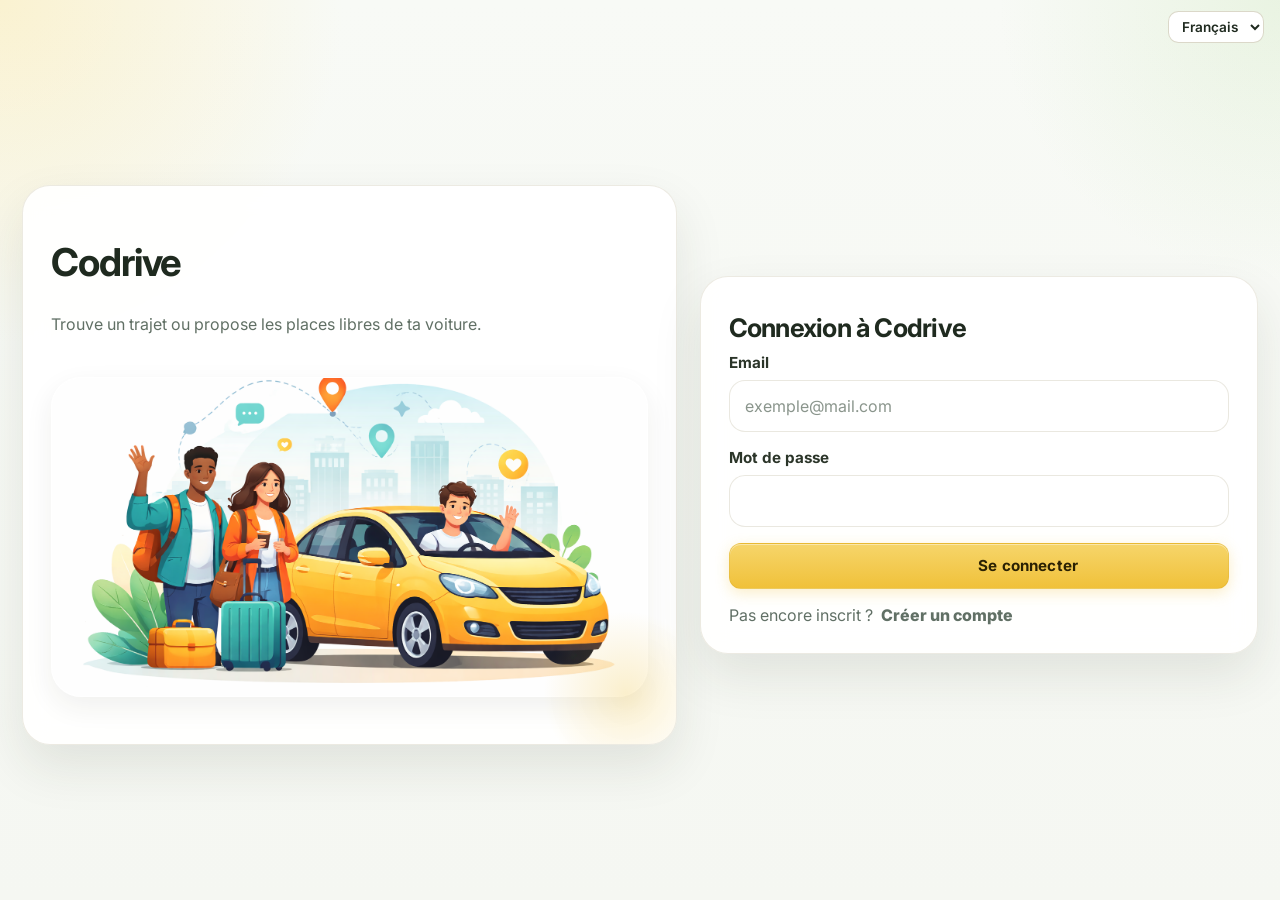
<file: index.html>
<!DOCTYPE html>
<html lang="fr">
<head>
  <meta charset="UTF-8" />
  <meta name="viewport" content="width=device-width, initial-scale=1.0" />
  <title>Codrive</title>
</head>
<body>
  <p><span data-en="Redirecting to sign in…">Redirection vers la page de connexion…</span> <a href="login.html" data-en="Continue">Continuer</a></p>
  <script src="js/language.js"></script>
  <script>window.location.replace(localizedUrl("login.html"));</script>
</body>
</html>
</file>
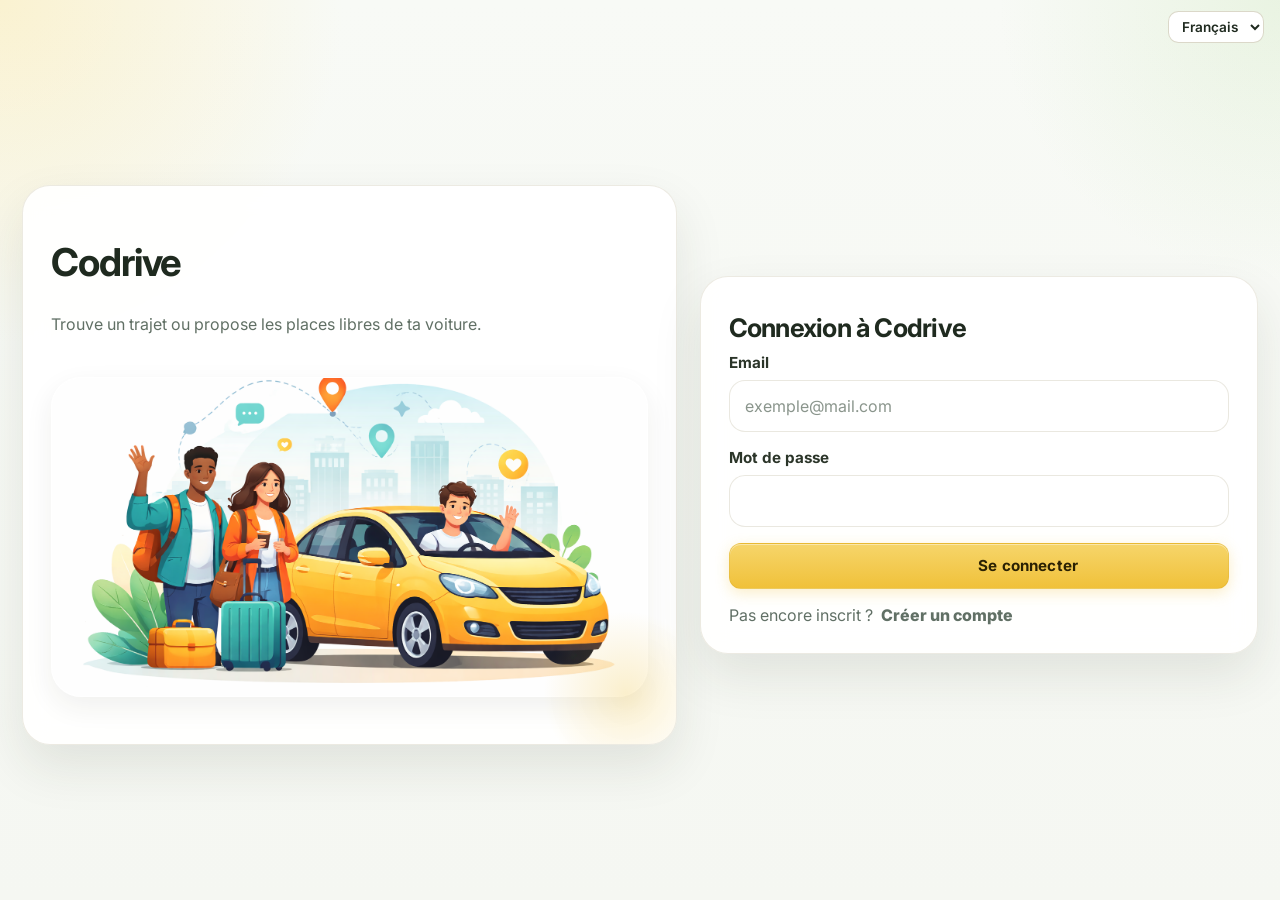
<file: admin-dashboard.html>
<!DOCTYPE html>
<html lang="fr">
<head>
  <meta charset="UTF-8"/>
  <meta name="viewport" content="width=device-width, initial-scale=1.0"/>
  <title data-en="Admin dashboard – Codrive">Espace administrateur – Codrive</title>
  <link rel="preconnect" href="https://fonts.googleapis.com">
  <link rel="preconnect" href="https://fonts.gstatic.com" crossorigin>
  <link href="https://fonts.googleapis.com/css2?family=Inter:wght@400;500;600;700;800&display=swap" rel="stylesheet">
  <link href="https://fonts.googleapis.com/icon?family=Material+Icons" rel="stylesheet">
  <link rel="stylesheet" href="styles.css"/>
</head>
<body class="dashboard-page">
  <div class="dashboard-layout">
    <aside class="sidebar">
      <a href="admin-dashboard.html" class="sidebar-brand">
        <span class="brand-badge">A</span>
        <div>
          <strong>Codrive</strong>
          <small data-en="Admin dashboard">Espace admin</small>
        </div>
      </a>

      <div class="sidebar-caption">Administration</div>
      <nav class="sidebar-nav" aria-label="Navigation administrateur" data-en-aria-label="Admin navigation">
        <a href="#overview" data-icon="⌂" data-en="Overview">Vue générale</a>
        <a href="#users" data-icon="👥" data-en="Users">Utilisateurs</a>
        <a href="#allTrips" data-icon="🗺" data-en="Trips">Trajets</a>
        <a href="#notifications" data-icon="🔔">Notifications</a>
      </nav>

      <div class="sidebar-divider"></div>

      <div class="sidebar-user">
        <span class="section-tag">Session</span>
        <div id="currentUserBadge" class="user-badge-card"><span data-en="No user signed in">Aucun utilisateur</span></div>
        <button id="logoutBtn" class="btn btn-secondary btn-block"><span class="material-icons">logout</span><span data-en="Sign out">Déconnexion</span></button>
      </div>
    </aside>

    <main class="dashboard-main">
      <header class="topbar">
        <div>
          <h1 data-en="Admin dashboard">Espace administrateur</h1>
        </div>
        <div id="apiStatus" class="api-status" role="status"><span data-en="Checking your session…">Vérification de la session…</span></div>
      </header>

      <section id="overview" class="dashboard-section">
        <div class="overview-grid">
          <article class="overview-card">
            <span class="overview-label" data-en="Users">Utilisateurs</span>
            <strong id="statUsers">0</strong>
          </article>
          <article class="overview-card">
            <span class="overview-label" data-en="Trips">Trajets</span>
            <strong id="statTrips">0</strong>
          </article>
        </div>
      </section>

      <section id="users" class="dashboard-section">
        <div class="section-head">
          <div>
            <span class="section-tag">Admin</span>
            <h2 data-en="Users">Liste des utilisateurs</h2>
          </div>
          <button id="loadUsersBtn" class="btn btn-secondary"><span class="material-icons">refresh</span><span data-en="Refresh">Actualiser</span></button>
        </div>

        <div class="dashboard-card">
          <div id="usersGrid" class="users-grid"></div>
          <div id="emptyUsers" class="empty-state hidden">
            <div class="empty-icon">👥</div>
            <h3 data-en="No users found">Aucun utilisateur trouvé</h3>
            <p data-en="Check that the API returns the account list.">Vérifie que l’API retourne bien la liste des comptes.</p>
          </div>
        </div>
      </section>

      <section id="allTrips" class="dashboard-section">
        <div class="section-head">
          <div>
            <span class="section-tag" data-en="Trip management">Supervision</span>
            <h2 data-en="All trips">Tous les trajets</h2>
          </div>
          <button id="loadTripsBtn" class="btn btn-secondary"><span class="material-icons">refresh</span><span data-en="Refresh">Actualiser</span></button>
        </div>

        <div id="adminTripsGrid" class="trip-grid"></div>

        <div id="emptyAdminTrips" class="empty-state hidden">
          <div class="empty-icon">🗺️</div>
          <h3 data-en="No trips found">Aucun trajet trouvé</h3>
          <p data-en="Trips will appear here.">La supervision des trajets apparaîtra ici.</p>
        </div>
      </section>

      <section id="notifications" class="dashboard-section">
        <div class="section-head">
          <div>
            <span class="section-tag">Notifications</span>
            <h2 data-en="My notifications">Mes notifications</h2>
          </div>
          <button id="loadNotificationsBtn" class="btn btn-secondary"><span class="material-icons">notifications</span><span data-en="Load">Charger</span></button>
        </div>

        <div class="dashboard-card">
          <ul id="notificationsList" class="notification-list">
            <li class="notification-item muted" data-en="No notifications loaded.">Aucune notification chargée.</li>
          </ul>
        </div>
      </section>
    </main>
  </div>

  <div id="toast" class="toast" role="status"></div>

  <script src="config.js"></script>
  <script src="js/language.js"></script>
  <script src="js/api-messages.js"></script>
  <script src="js/auth-common.js"></script>
  <script src="js/dashboard-common.js"></script>
  <script src="js/admin-dashboard.js"></script>
</body>
</html>
</file>
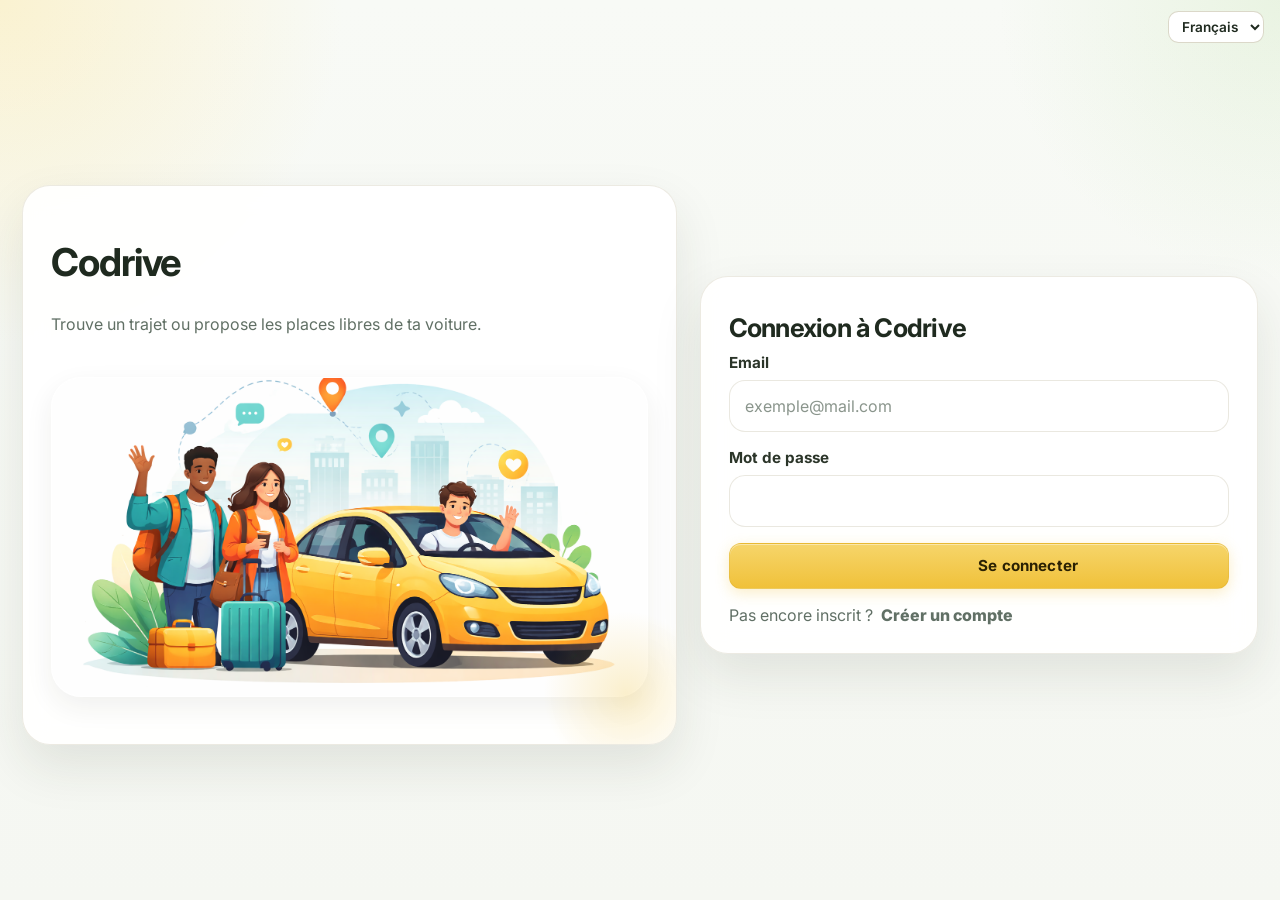
<file: chauffeur-dashboard.html>
<!DOCTYPE html>
<html lang="fr">
<head>
  <meta charset="UTF-8" />
  <meta name="viewport" content="width=device-width, initial-scale=1.0" />
  <title data-en="Driver dashboard – Codrive">Espace chauffeur – Codrive</title>
  <link rel="preconnect" href="https://fonts.googleapis.com">
  <link rel="preconnect" href="https://fonts.gstatic.com" crossorigin>
  <link href="https://fonts.googleapis.com/css2?family=Inter:wght@400;500;600;700;800&display=swap" rel="stylesheet">
  <link href="https://fonts.googleapis.com/icon?family=Material+Icons" rel="stylesheet">
  <link rel="stylesheet" href="styles.css" />
</head>
<body class="dashboard-page">
  <div class="dashboard-layout">
    <aside class="sidebar">
      <a href="chauffeur-dashboard.html" class="sidebar-brand">
        <span class="brand-badge" data-en="D">C</span>
        <div>
          <strong>Codrive</strong>
          <small data-en="Driver dashboard">Espace chauffeur</small>
        </div>
      </a>

      <div class="sidebar-caption" data-en="Driver navigation">Pilotage chauffeur</div>
      <nav class="sidebar-nav" aria-label="Navigation chauffeur" data-en-aria-label="Driver navigation">
        <a href="#overview" data-icon="⌂" data-en="Overview">Vue d’ensemble</a>
        <a href="#publish" data-icon="➕" data-en="Publish a trip">Proposer un trajet</a>
        <a href="#myVehicles" data-icon="🚘" data-en="My vehicles">Mes véhicules</a>
        <a href="#myTrips" data-icon="🛣" data-en="My trips">Mes trajets</a>
        <a href="#driverReviews" data-icon="⭐" data-en="My reviews">Mes évaluations</a>
        <a href="#tripReservations" data-icon="📥" data-en="Incoming bookings">Réservations reçues</a>
        <a href="#notifications" data-icon="🔔">Notifications</a>
      </nav>

      <div class="sidebar-divider"></div>

      <div class="sidebar-user">
        <span class="section-tag">Session</span>
        <div id="currentUserBadge" class="user-badge-card"><span data-en="No user signed in">Aucun utilisateur</span></div>
        <button id="logoutBtn" class="btn btn-secondary btn-block"><span class="material-icons">logout</span><span data-en="Sign out">Déconnexion</span></button>
      </div>
    </aside>

    <main class="dashboard-main">
      <header class="topbar">
        <div>
          <h1 data-en="Driver dashboard">Espace chauffeur</h1>
        </div>
        <div id="apiStatus" class="api-status" role="status"><span data-en="Checking your session…">Vérification de la session…</span></div>
      </header>

      <section id="overview" class="dashboard-section">
        <div class="overview-grid">
          <article class="overview-card">
            <span class="overview-label" data-en="My trips">Mes trajets</span>
            <strong id="statMyTrips">0</strong>
          </article>
          <article class="overview-card">
            <span class="overview-label" data-en="Incoming bookings">Réservations reçues</span>
            <strong id="statDriverReservations">0</strong>
          </article>
          <article class="overview-card">
            <span class="overview-label" data-en="Average rating">Note moyenne</span>
            <strong id="statDriverRating">0.0 / 5</strong>
          </article>
        </div>
      </section>

      <section id="publish" class="dashboard-section">
        <div class="section-head">
          <div>
            <span class="section-tag" data-en="Publish">Publication</span>
            <h2 data-en="Publish a new trip">Proposer un nouveau trajet</h2>
          </div>
        </div>

        <div class="dashboard-card">
          <p class="helper-text" data-en="Select an existing vehicle or enter its details when creating the trip.">Sélectionne un véhicule existant ou complète les champs pour en préciser un lors de la création du trajet.</p>
          <form id="createTripForm" class="stack-form form-grid trip-create-grid">
            <div class="field">
              <label for="villeDepart" data-en="Departure city">Ville de départ</label>
              <input type="text" id="villeDepart" placeholder="Ex. Tunis" data-en-placeholder="e.g. Tunis" required />
            </div>
            <div class="field">
              <label for="villeArrivee" data-en="Arrival city">Ville d’arrivée</label>
              <input type="text" id="villeArrivee" placeholder="Ex. Sfax" data-en-placeholder="e.g. Sfax" required />
            </div>
            <div class="field">
              <label for="dateTrajet" data-en="Date and time">Date et heure</label>
              <input type="datetime-local" id="dateTrajet" required />
            </div>
            <div class="field">
              <label for="prixPlace" data-en="Price per seat">Prix par place</label>
              <input type="number" id="prixPlace" min="0.1" step="any" value="20" required />
            </div>
            <div class="field">
              <label for="nbPlacesTotal" data-en="Number of seats">Nombre de places</label>
              <input type="number" id="nbPlacesTotal" min="1" value="3" required />
            </div>
            <div class="field">
              <label for="selectedVehicule" data-en="Vehicle">Véhicule</label>
              <select id="selectedVehicule">
                <option value="" data-en="Choose an existing vehicle">Choisir un véhicule déjà enregistré</option>
              </select>
            </div>
            <div class="field">
              <label for="tripVehiculeMarque" data-en="Vehicle make">Marque du véhicule</label>
              <input type="text" id="tripVehiculeMarque" placeholder="Ex. Peugeot" data-en-placeholder="e.g. Peugeot" />
            </div>
            <div class="field">
              <label for="tripVehiculeModele" data-en="Vehicle model">Modèle du véhicule</label>
              <input type="text" id="tripVehiculeModele" placeholder="Ex. 208" data-en-placeholder="e.g. 208" />
            </div>
            <div class="field">
              <label for="tripVehiculeImmatriculation" data-en="Registration plate">Immatriculation</label>
              <input type="text" id="tripVehiculeImmatriculation" placeholder="123-TUN-456" />
            </div>
            <button type="submit" class="btn btn-primary btn-block form-grid-submit"><span class="material-icons">add_road</span><span data-en="Publish trip">Publier le trajet</span></button>
          </form>
        </div>
      </section>

      <section id="myVehicles" class="dashboard-section">
        <div class="section-head">
          <div>
            <span class="section-tag" data-en="Vehicles">Véhicules</span>
            <h2 data-en="My vehicles">Mes véhicules</h2>
          </div>
          <button id="loadVehiclesBtn" class="btn btn-secondary"><span class="material-icons">refresh</span><span data-en="Refresh">Actualiser</span></button>
        </div>

        <div class="dashboard-card dashboard-card-soft">
          <form id="createVehicleForm" class="stack-form form-grid trip-create-grid">
            <div class="field">
              <label for="vehiculeMarque" data-en="Make">Marque</label>
              <input type="text" id="vehiculeMarque" placeholder="Ex. Peugeot" data-en-placeholder="e.g. Peugeot" required />
            </div>
            <div class="field">
              <label for="vehiculeModele" data-en="Model">Modèle</label>
              <input type="text" id="vehiculeModele" placeholder="Ex. 208" data-en-placeholder="e.g. 208" required />
            </div>
            <div class="field">
              <label for="vehiculeImmatriculation" data-en="Registration plate">Immatriculation</label>
              <input type="text" id="vehiculeImmatriculation" placeholder="123-TUN-456" required />
            </div>
            <div class="field">
              <label for="vehiculeNbPlaces" data-en="Number of seats">Nombre de places</label>
              <input type="number" id="vehiculeNbPlaces" min="1" value="4" required />
            </div>
            <button type="submit" class="btn btn-primary btn-block form-grid-submit"><span class="material-icons">directions_car</span><span data-en="Add vehicle">Ajouter le véhicule</span></button>
          </form>
        </div>

        <div id="vehiclesGrid" class="users-grid"></div>

        <div id="emptyVehicles" class="empty-state hidden">
          <div class="empty-icon">🛞</div>
          <h3 data-en="No vehicles">Aucun véhicule</h3>
          <p data-en="Add your first vehicle to use it when publishing a trip.">Ajoute ton premier véhicule pour le réutiliser lors de la création d’un trajet.</p>
        </div>
      </section>

      <section id="myTrips" class="dashboard-section">
        <div class="section-head">
          <div>
            <span class="section-tag" data-en="Trips">Trajets</span>
            <h2 data-en="My published trips">Mes trajets publiés</h2>
          </div>
          <button id="refreshMyTripsBtn" class="btn btn-secondary"><span class="material-icons">refresh</span><span data-en="Refresh">Actualiser</span></button>
        </div>

        <div id="myTripsGrid" class="trip-grid"></div>

        <div id="emptyMyTrips" class="empty-state hidden">
          <div class="empty-icon">🚗</div>
          <h3 data-en="No published trips">Aucun trajet publié</h3>
          <p data-en="Publish your first trip to get started.">Publie ton premier trajet pour commencer.</p>
        </div>
      </section>

      <section id="driverReviews" class="dashboard-section">
        <div class="section-head">
          <div>
            <span class="section-tag" data-en="Reviews">Avis</span>
            <h2 data-en="My ratings and reviews">Mes évaluations et commentaires</h2>
          </div>
          <button id="loadDriverReviewsBtn" class="btn btn-secondary"><span class="material-icons">refresh</span><span data-en="Refresh">Actualiser</span></button>
        </div>

        <div class="dashboard-card">
          <div id="driverReviewsSummary" class="helper-text"><span data-en="No reviews loaded.">Aucune évaluation chargée.</span></div>
          <ul id="driverReviewsList" class="notification-list list-spaced">
            <li class="notification-item muted" data-en="No reviews yet.">Aucun avis pour le moment.</li>
          </ul>
        </div>
      </section>

      <section id="tripReservations" class="dashboard-section">
        <div class="section-head">
          <div>
            <span class="section-tag" data-en="Bookings">Réservations</span>
            <h2 data-en="Incoming bookings for my trips">Réservations reçues sur mes trajets</h2>
          </div>
          <button id="loadDriverReservationsBtn" class="btn btn-secondary"><span class="material-icons">refresh</span><span data-en="Refresh">Actualiser</span></button>
        </div>

        <div id="driverReservationsGrid" class="trip-grid"></div>

        <div id="emptyDriverReservations" class="empty-state hidden">
          <div class="empty-icon">📥</div>
          <h3 data-en="No incoming bookings">Aucune réservation reçue</h3>
          <p data-en="Passenger requests will appear here.">Les demandes des passagers apparaîtront ici.</p>
        </div>
      </section>

      <section id="notifications" class="dashboard-section">
        <div class="section-head">
          <div>
            <span class="section-tag">Notifications</span>
            <h2 data-en="My notifications">Mes notifications</h2>
          </div>
          <button id="loadNotificationsBtn" class="btn btn-secondary"><span class="material-icons">notifications</span><span data-en="Load">Charger</span></button>
        </div>

        <div class="dashboard-card">
          <ul id="notificationsList" class="notification-list">
            <li class="notification-item muted" data-en="No notifications loaded.">Aucune notification chargée.</li>
          </ul>
        </div>
      </section>
    </main>
  </div>

  <div id="toast" class="toast" role="status"></div>

  <script src="config.js"></script>
  <script src="js/language.js"></script>
  <script src="js/api-messages.js"></script>
  <script src="js/auth-common.js"></script>
  <script src="js/dashboard-common.js"></script>
  <script src="js/chauffeur-dashboard.js"></script>
</body>
</html>
</file>
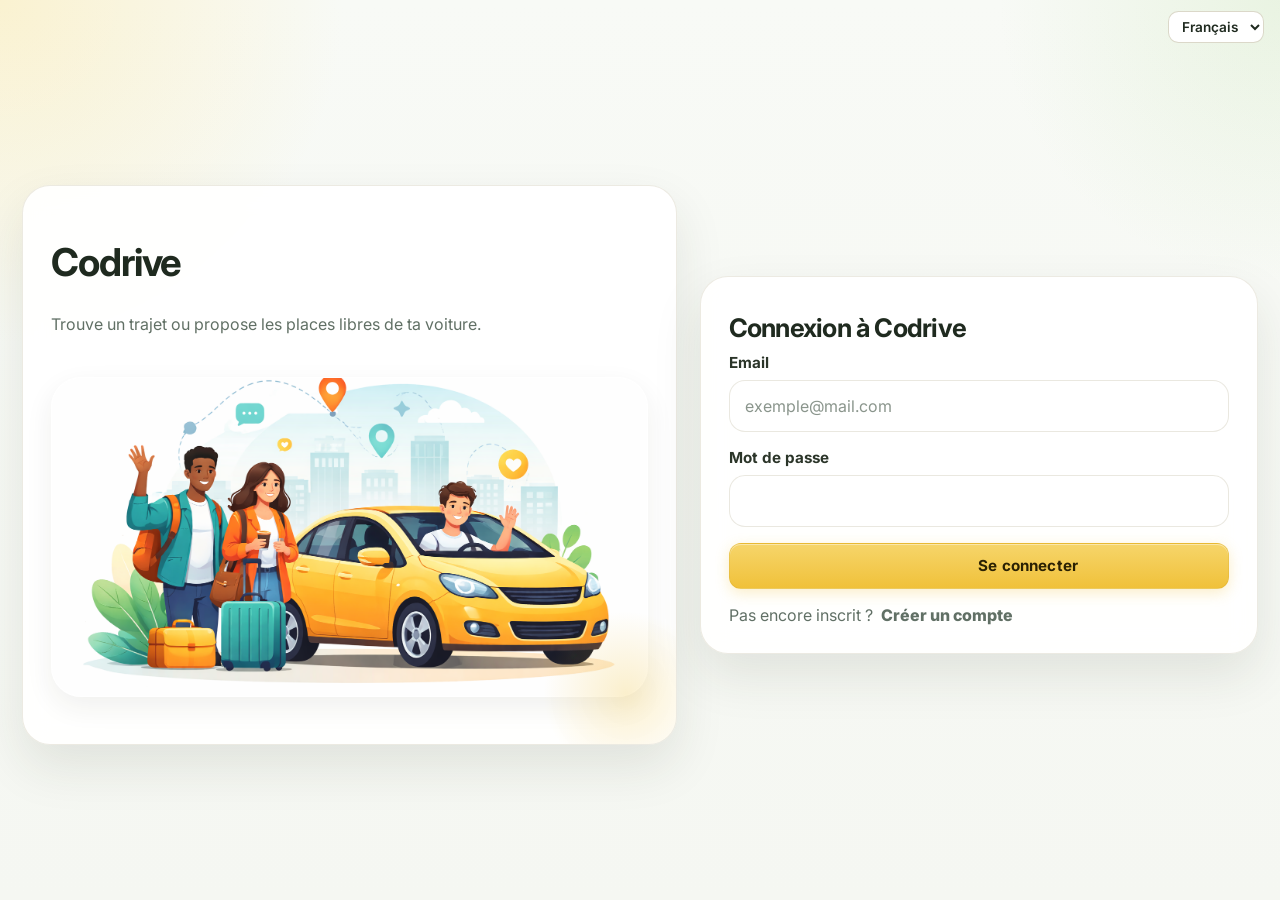
<file: dashboard.html>
<!DOCTYPE html>
<html lang="fr">
<head>
  <meta charset="UTF-8" />
  <meta name="viewport" content="width=device-width, initial-scale=1.0" />
  <title data-en="Dashboard – Codrive">Tableau de bord – Codrive</title>
</head>
<body>
  <p><span data-en="Redirecting to your dashboard…">Redirection vers ton espace…</span> <a href="login.html" data-en="Continue">Continuer</a></p>
  <script src="config.js"></script>
  <script src="js/language.js"></script>
  <script src="js/auth-common.js"></script>
  <script src="js/dashboard.js"></script>
</body>
</html>
</file>
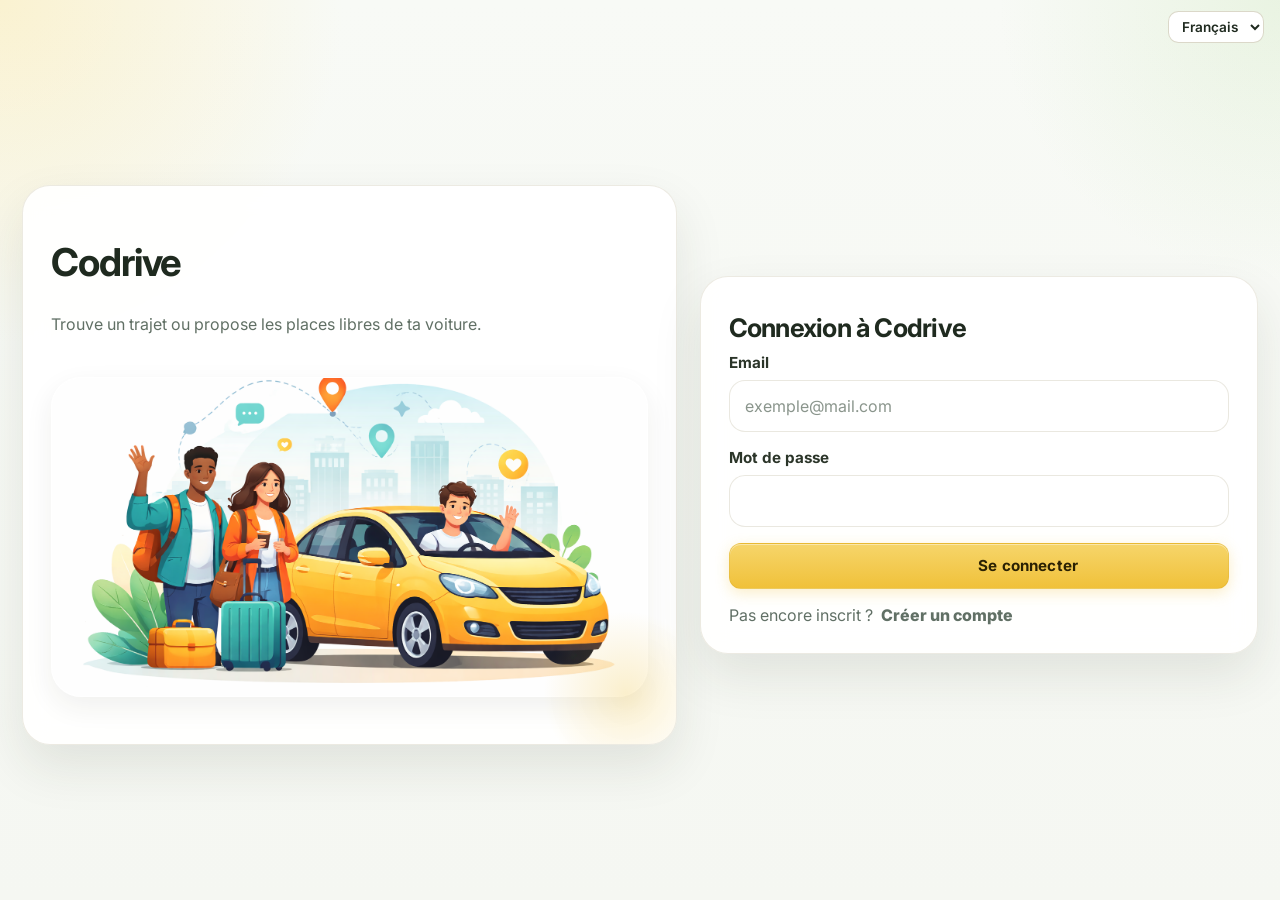
<file: login.html>
<!DOCTYPE html>
<html lang="fr">
<head>
  <meta charset="UTF-8" />
  <meta name="viewport" content="width=device-width, initial-scale=1.0" />
  <title data-en="Sign in – Codrive">Connexion – Codrive</title>
  <link rel="preconnect" href="https://fonts.googleapis.com">
  <link rel="preconnect" href="https://fonts.gstatic.com" crossorigin>
  <link href="https://fonts.googleapis.com/css2?family=Inter:wght@400;500;600;700;800&display=swap" rel="stylesheet">
  <link href="https://fonts.googleapis.com/icon?family=Material+Icons" rel="stylesheet">
  <link rel="stylesheet" href="styles.css" />
</head>
<body class="auth-page">
  <main class="auth-shell">
    <section class="auth-brand">
      <strong class="auth-brand-title">Codrive</strong>
      <p data-en="Find a trip or offer spare seats in your car.">Trouve un trajet ou propose les places libres de ta voiture.</p>
      <img
        src="images/carpool-login.png"
        alt="Voiture sur une route" data-en-alt="Car on a road"
        class="auth-hero-image"
      />
    </section>

    <section class="auth-panel">
      <div class="auth-card">
        <div class="auth-card-head">
          <h1 data-en="Sign in to Codrive">Connexion à Codrive</h1>
        </div>

        <form id="loginForm" class="stack-form">
          <div class="field">
            <label for="loginEmail">Email</label>
            <input type="email" id="loginEmail" autocomplete="username" placeholder="exemple@mail.com" data-en-placeholder="example@mail.com" maxlength="255" required />
          </div>

          <div class="field">
            <label for="loginPassword" data-en="Password">Mot de passe</label>
            <input type="password" id="loginPassword" autocomplete="current-password" maxlength="255" required />
          </div>

          <button type="submit" class="btn btn-primary btn-block"><span class="material-icons" aria-hidden="true">login</span><span data-en="Sign in">Se connecter</span></button>
          <p id="authFeedback" class="form-feedback" role="alert"></p>
        </form>

        <div class="auth-links">
          <span data-en="New to Codrive?">Pas encore inscrit ?</span>
          <a href="register.html" data-en="Create an account">Créer un compte</a>
        </div>

      </div>
    </section>
  </main>

  <script src="config.js"></script>
  <script src="js/language.js"></script>
  <script src="js/api-messages.js"></script>
  <script src="js/auth-common.js"></script>
  <script src="js/login.js"></script>
</body>
</html>
</file>
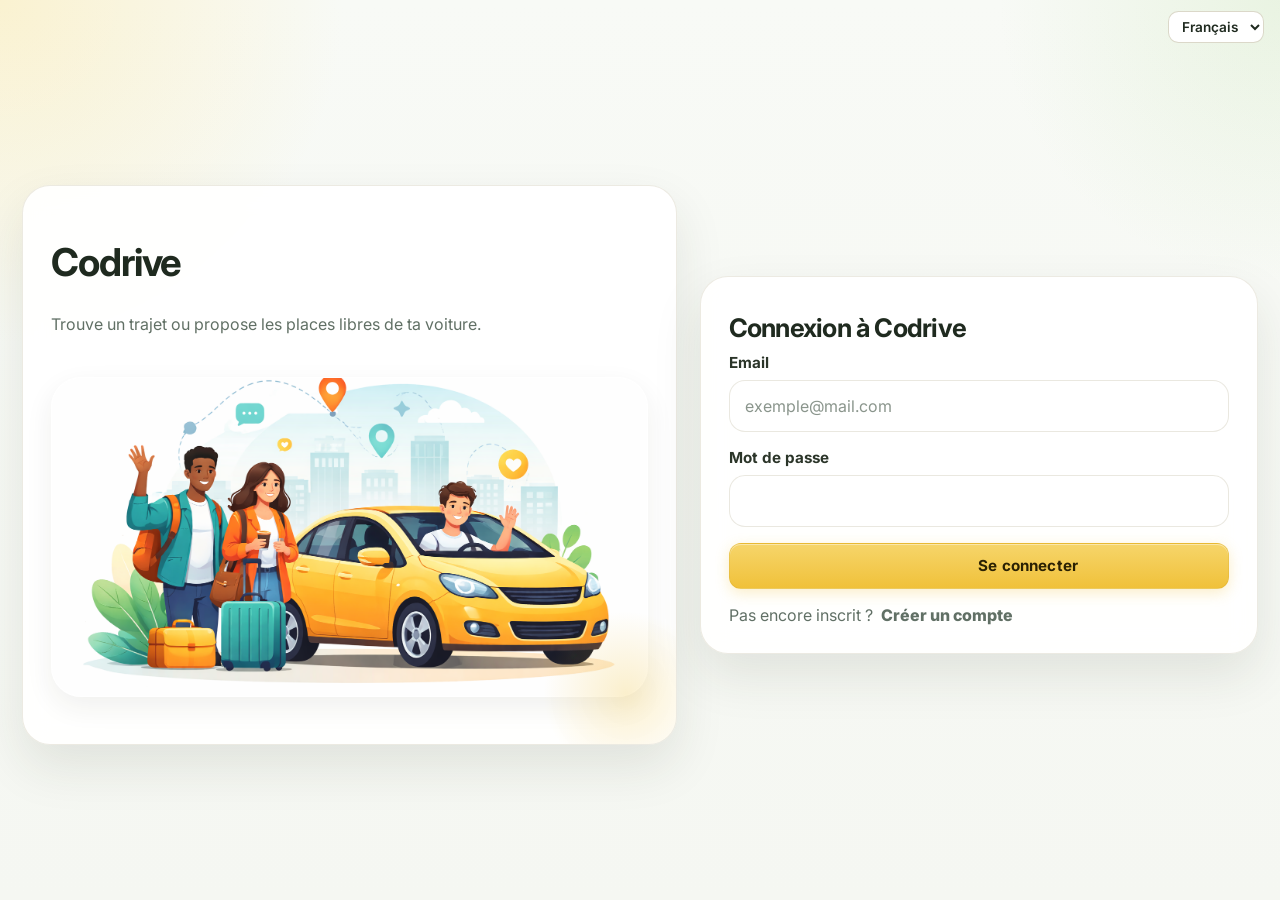
<file: passager-dashboard.html>
<!DOCTYPE html>
<html lang="fr">
<head>
  <meta charset="UTF-8"/>
  <meta name="viewport" content="width=device-width, initial-scale=1.0"/>
  <title data-en="Passenger dashboard – Codrive">Espace passager – Codrive</title>
  <link rel="preconnect" href="https://fonts.googleapis.com">
  <link rel="preconnect" href="https://fonts.gstatic.com" crossorigin>
  <link href="https://fonts.googleapis.com/css2?family=Inter:wght@400;500;600;700;800&display=swap" rel="stylesheet">
  <link href="https://fonts.googleapis.com/icon?family=Material+Icons" rel="stylesheet">
  <link rel="stylesheet" href="styles.css"/>
</head>
<body class="dashboard-page">
  <div class="dashboard-layout">
    <aside class="sidebar">
      <a href="passager-dashboard.html" class="sidebar-brand">
        <span class="brand-badge">P</span>
        <div>
          <strong>Codrive</strong>
          <small data-en="Passenger dashboard">Espace passager</small>
        </div>
      </a>

      <div class="sidebar-caption">Navigation</div>
      <nav class="sidebar-nav" aria-label="Navigation passager" data-en-aria-label="Passenger navigation">
        <a href="#overview" data-icon="⌂" data-en="Overview">Vue d’ensemble</a>
        <a href="#trajets" data-icon="🧭" data-en="Search">Rechercher</a>
        <a href="#reservation" data-icon="📝" data-en="Book a trip">Réserver</a>
        <a href="#myReservations" data-icon="🧾" data-en="My bookings">Mes réservations</a>
        <a href="#notifications" data-icon="🔔">Notifications</a>
      </nav>

      <div class="sidebar-divider"></div>

      <div class="sidebar-user">
        <span class="section-tag">Session</span>
        <div id="currentUserBadge" class="user-badge-card"><span data-en="No user signed in">Aucun utilisateur</span></div>
        <button id="logoutBtn" class="btn btn-secondary btn-block"><span class="material-icons">logout</span><span data-en="Sign out">Déconnexion</span></button>
      </div>
    </aside>

    <main class="dashboard-main">
      <header class="topbar">
        <div>
          <h1 data-en="Passenger dashboard">Espace passager</h1>
        </div>
        <div id="apiStatus" class="api-status" role="status"><span data-en="Checking your session…">Vérification de la session…</span></div>
      </header>

      <section id="overview" class="dashboard-section">
        <div class="overview-grid">
          <article class="overview-card">
            <span class="overview-label" data-en="Trips found">Trajets affichés</span>
            <strong id="statTrips">0</strong>
          </article>
          <article class="overview-card">
            <span class="overview-label" data-en="My bookings">Mes réservations</span>
            <strong id="statReservations">0</strong>
          </article>
        </div>
      </section>

      <section id="trajets" class="dashboard-section">
        <div class="section-head">
          <div>
            <span class="section-tag" data-en="Search">Recherche</span>
            <h2 data-en="Available trips">Trajets disponibles</h2>
          </div>
          <button id="refreshTripsBtn" class="btn btn-secondary"><span class="material-icons">refresh</span><span data-en="Refresh">Actualiser</span></button>
        </div>

        <form id="searchForm" class="search-panel">
          <div class="field">
            <label for="depart" data-en="Departure city">Ville de départ</label>
            <input type="text" id="depart" placeholder="Ex. Sfax" data-en-placeholder="e.g. Sfax"/>
          </div>
          <div class="field">
            <label for="arrivee" data-en="Arrival city">Ville d’arrivée</label>
            <input type="text" id="arrivee" placeholder="Ex. Tunis" data-en-placeholder="e.g. Tunis"/>
          </div>
          <div class="field">
            <label for="dateDepart">Date</label>
            <input type="date" id="dateDepart"/>
          </div>
          <div class="field">
            <label for="placesMin" data-en="Minimum seats">Places min.</label>
            <input type="number" id="placesMin" min="1" value="1"/>
          </div>
          <div class="search-actions">
            <button type="submit" class="btn btn-primary"><span class="material-icons">search</span><span data-en="Search">Rechercher</span></button>
            <button type="button" id="resetSearchBtn" class="btn btn-secondary"><span class="material-icons">restart_alt</span><span data-en="Reset">Réinitialiser</span></button>
          </div>
        </form>

        <div class="toolbar">
          <div id="resultsInfo" class="results-info" role="status"><span data-en="0 results">0 résultat</span></div>
        </div>

        <div id="tripsGrid" class="trip-grid"></div>

        <div id="emptyState" class="empty-state hidden">
          <div class="empty-icon">⛅</div>
          <h3 data-en="No trips found">Aucun trajet trouvé</h3>
          <p data-en="Try broadening your search or refreshing the list.">Essaie d’élargir la recherche ou d’actualiser la liste.</p>
        </div>
      </section>

      <section id="reservation" class="dashboard-section">
        <div class="section-head">
          <div>
            <span class="section-tag" data-en="Booking">Réservation</span>
            <h2 data-en="Book a trip">Réserver un trajet</h2>
          </div>
        </div>

        <div class="dashboard-card">
          <form id="reservationForm" class="stack-form reservation-form">
            <div class="field">
              <label for="selectedTrip" data-en="Selected trip">Trajet sélectionné</label>
              <input type="text" id="selectedTrip" placeholder="Choisir un trajet depuis la liste" data-en-placeholder="Select a trip from the list" readonly/>
            </div>
            <div class="field">
              <label for="passagerNom" data-en="Passenger name">Nom du passager</label>
              <input type="text" id="passagerNom" readonly/>
            </div>
            <div class="field">
              <label for="passagerEmail">Email</label>
              <input type="email" id="passagerEmail" readonly/>
            </div>
            <div class="field">
              <label for="nbPlaces" data-en="Number of seats">Nombre de places</label>
              <input type="number" id="nbPlaces" min="1" value="1" aria-describedby="reservationSummary" required disabled/>
            </div>
            <div class="field">
              <label for="paymentType" data-en="Payment method">Moyen de paiement</label>
              <select id="paymentType" disabled>
                <option value="CARTE" data-en="Card">Carte</option>
                <option value="PAYPAL">PayPal</option>
                <option value="ESPECES" data-en="Cash">Espèces</option>
              </select>
            </div>
            <p id="reservationSummary" class="reservation-summary form-grid-submit" role="status"><span data-en="Select a trip to see the total.">Choisis un trajet pour connaître le total.</span></p>
            <button id="reservationSubmitBtn" type="submit" class="btn btn-primary btn-block form-grid-submit" disabled><span class="material-icons" aria-hidden="true">event_available</span><span data-en="Confirm booking">Confirmer la réservation</span></button>
          </form>
        </div>
      </section>

      <section id="myReservations" class="dashboard-section">
        <div class="section-head">
          <div>
            <span class="section-tag" data-en="Booking history">Suivi</span>
            <h2 data-en="My bookings">Mes réservations</h2>
          </div>
          <button id="loadReservationsBtn" class="btn btn-secondary"><span class="material-icons">refresh</span><span data-en="Refresh">Actualiser</span></button>
        </div>

        <div id="reservationsGrid" class="trip-grid"></div>

        <div id="emptyReservations" class="empty-state hidden">
          <div class="empty-icon">🧾</div>
          <h3 data-en="No bookings">Aucune réservation</h3>
          <p data-en="Your booking history will appear here.">Ton historique de réservation apparaîtra ici.</p>
        </div>
      </section>

      <section id="notifications" class="dashboard-section">
        <div class="section-head">
          <div>
            <span class="section-tag">Notifications</span>
            <h2 data-en="My notifications">Mes notifications</h2>
          </div>
          <button id="loadNotificationsBtn" class="btn btn-secondary"><span class="material-icons">notifications</span><span data-en="Load">Charger</span></button>
        </div>

        <div class="dashboard-card">
          <ul id="notificationsList" class="notification-list">
            <li class="notification-item muted" data-en="No notifications loaded.">Aucune notification chargée.</li>
          </ul>
        </div>
      </section>
    </main>
  </div>

  <div id="toast" class="toast" role="status"></div>

  <script src="config.js"></script>
  <script src="js/language.js"></script>
  <script src="js/api-messages.js"></script>
  <script src="js/auth-common.js"></script>
  <script src="js/dashboard-common.js"></script>
  <script src="js/passager-dashboard.js"></script>
</body>
</html>
</file>
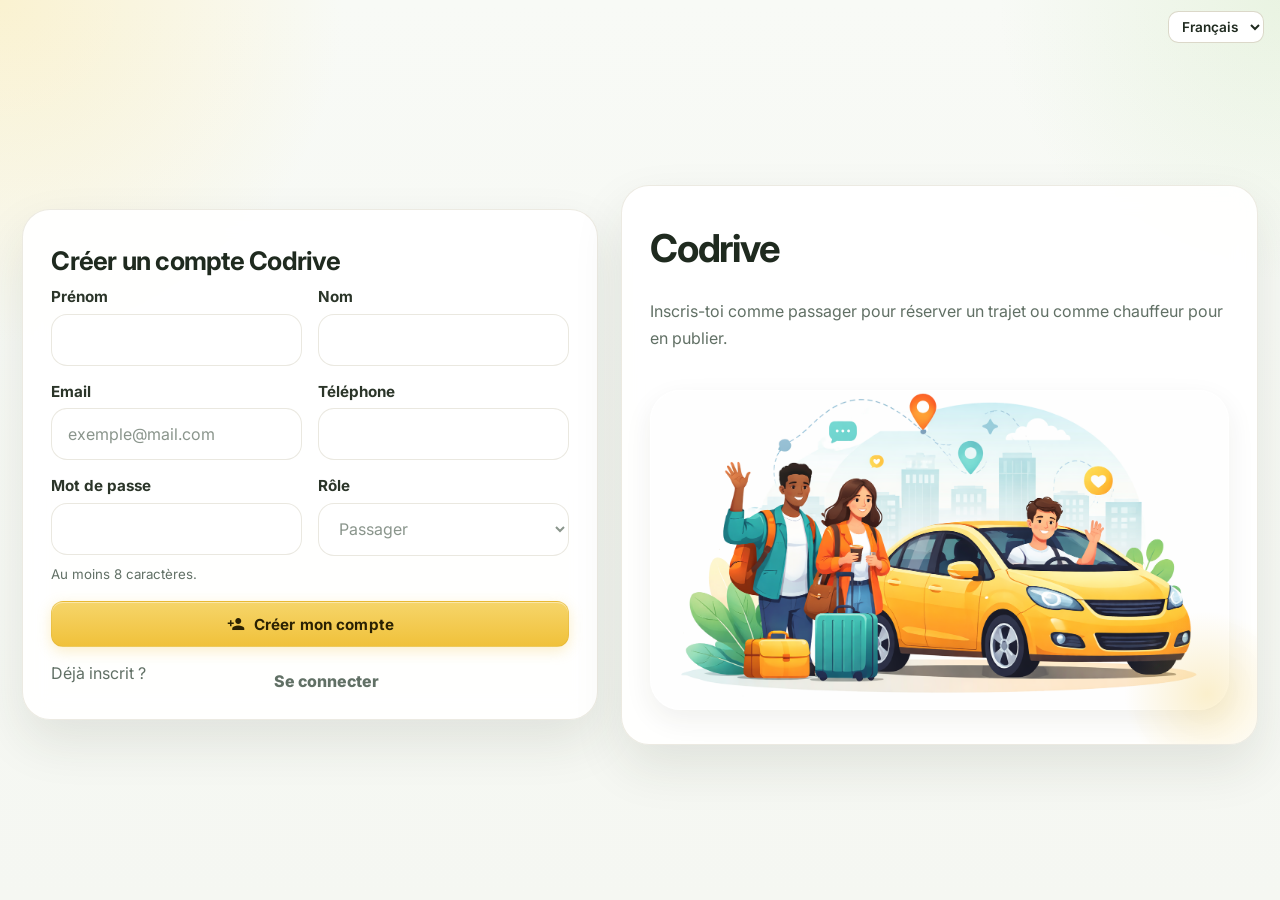
<file: register.html>
<!DOCTYPE html>
<html lang="fr">
<head>
  <meta charset="UTF-8" />
  <meta name="viewport" content="width=device-width, initial-scale=1.0" />
  <title data-en="Create an account – Codrive">Créer un compte – Codrive</title>
  <link rel="preconnect" href="https://fonts.googleapis.com">
  <link rel="preconnect" href="https://fonts.gstatic.com" crossorigin>
  <link href="https://fonts.googleapis.com/css2?family=Inter:wght@400;500;600;700;800&display=swap" rel="stylesheet">
  <link href="https://fonts.googleapis.com/icon?family=Material+Icons" rel="stylesheet">
  <link rel="stylesheet" href="styles.css" />
</head>
<body class="auth-page">
  <main class="auth-shell auth-shell-register">
    <section class="auth-panel wide">
      <div class="auth-card">
        <div class="auth-card-head">
          <h1 data-en="Create a Codrive account">Créer un compte Codrive</h1>
        </div>

        <form id="registerForm" class="stack-form form-grid">
          <div class="field">
            <label for="prenom" data-en="First name">Prénom</label>
            <input type="text" id="prenom" autocomplete="given-name" maxlength="255" required />
          </div>

          <div class="field">
            <label for="nom" data-en="Last name">Nom</label>
            <input type="text" id="nom" autocomplete="family-name" maxlength="255" required />
          </div>

          <div class="field">
            <label for="email">Email</label>
            <input type="email" id="email" autocomplete="email" placeholder="exemple@mail.com" data-en-placeholder="example@mail.com" maxlength="255" required />
          </div>

          <div class="field">
            <label for="telephone" data-en="Phone number">Téléphone</label>
            <input type="tel" id="telephone" autocomplete="tel" maxlength="255" required />
          </div>

          <div class="field">
            <label for="password" data-en="Password">Mot de passe</label>
            <input type="password" id="password" autocomplete="new-password" minlength="8" maxlength="255"
              aria-describedby="passwordHelp" required />
            <small id="passwordHelp" class="muted" data-en="At least 8 characters.">Au moins 8 caractères.</small>
          </div>

          <div class="field">
            <label for="role" data-en="Role">Rôle</label>
            <select id="role" required>
              <option value="PASSAGER" data-en="Passenger">Passager</option>
              <option value="CHAUFFEUR" data-en="Driver">Chauffeur</option>
            </select>
          </div>

          <button type="submit" class="btn btn-primary btn-block form-grid-submit"><span class="material-icons" aria-hidden="true">person_add</span><span data-en="Create my account">Créer mon compte</span></button>
          <p id="authFeedback" class="form-feedback form-grid-submit" role="alert"></p>
        </form>

        <div class="auth-links">
          <span data-en="Already registered?">Déjà inscrit ?</span>
          <a href="login.html"><span class="material-icons" aria-hidden="true">login</span><span data-en="Sign in">Se connecter</span></a>
        </div>
      </div>
    </section>

    <section class="auth-brand">
      <strong class="auth-brand-title">Codrive</strong>
      <p data-en="Create a passenger account to book trips or a driver account to publish them.">Inscris-toi comme passager pour réserver un trajet ou comme chauffeur pour en publier.</p>
      <img class="auth-hero-image" src="images/carpool-login.png" alt="Voiture sur une route" data-en-alt="Car on a road" />
    </section>
  </main>

  <script src="config.js"></script>
  <script src="js/language.js"></script>
  <script src="js/api-messages.js"></script>
  <script src="js/auth-common.js"></script>
  <script src="js/register.js"></script>
</body>
</html>
</file>
<file: styles.css>
:root {
  --bg: #f5f7f2;
  --bg-accent: #eef4e7;
  --surface: rgba(255, 255, 255, 0.92);
  --surface-strong: #ffffff;
  --surface-soft: #f8f4df;
  --surface-soft-2: #eef6ea;
  --border: rgba(126, 114, 62, 0.15);
  --border-strong: rgba(126, 114, 62, 0.28);
  --text: #1f2a1f;
  --muted: #617065;
  --primary: #f2c84b;
  --primary-strong: #dfaf1d;
  --success: #3f7a41;
  --danger: #b14d39;
  --shadow: 0 22px 50px rgba(36, 48, 32, 0.10);
  --shadow-soft: 0 10px 28px rgba(36, 48, 32, 0.07);
  --radius: 28px;
  --radius-md: 20px;
  --radius-sm: 14px;
}

* { box-sizing: border-box; }
html { scroll-behavior: smooth; }
body {
  margin: 0;
  min-height: 100vh;
  font-family: "Inter", sans-serif;
  color: var(--text);
  background:
    radial-gradient(circle at top left, rgba(255, 225, 130, 0.32), transparent 22%),
    radial-gradient(circle at top right, rgba(181, 220, 155, 0.22), transparent 18%),
    linear-gradient(180deg, #f8faf6 0%, var(--bg) 100%);
}
img { max-width: 100%; display: block; }
a { color: inherit; text-decoration: none; }
code {
  background: #fff3c4;
  padding: 0.18rem 0.45rem;
  border-radius: 8px;
}
.hidden { display: none !important; }

.language-picker {
  position: absolute;
  inset-block-start: 0.7rem;
  inset-inline-end: 1rem;
  z-index: 2;
  min-height: 2rem;
  padding: 0.3rem 0.55rem;
  border: 1px solid var(--border-strong);
  border-radius: 0.65rem;
  background: var(--surface-strong);
  color: var(--text);
  font: 600 0.85rem "Inter", sans-serif;
  cursor: pointer;
}

.auth-page {
  min-height: 100vh;
  display: grid;
  place-items: center;
  padding: 1.4rem;
}
.auth-shell {
  width: min(1240px, 100%);
  display: grid;
  grid-template-columns: 1.08fr 0.92fr;
  gap: 1.4rem;
}
.auth-shell-register { grid-template-columns: 0.95fr 1.05fr; }

.auth-brand,
.auth-card,
.dashboard-card,
.trip-card,
.overview-card,
.sidebar,
.topbar,
.user-card,
.search-panel,
.empty-state {
  background: var(--surface);
  backdrop-filter: blur(12px);
  border: 1px solid var(--border);
  box-shadow: var(--shadow);
  border-radius: var(--radius);
}

.auth-brand,
.auth-card {
  padding: 1.75rem;
}

.auth-brand {
  min-height: 560px;
  display: flex;
  flex-direction: column;
  justify-content: center;
  position: relative;
  overflow: hidden;
}
.auth-brand::after {
  content: "";
  position: absolute;
  inset: auto -40px -40px auto;
  width: 180px;
  height: 180px;
  border-radius: 50%;
  background: radial-gradient(circle, rgba(242, 200, 75, 0.28), transparent 65%);
}
.auth-panel { display: flex; align-items: center; }
.auth-panel.wide .auth-card { width: 100%; }
.auth-card {
  width: min(580px, 100%);
  margin-inline: auto;
}
.auth-card-head,
.section-head > div:first-child,
.topbar > div:first-child {
  max-width: 720px;
}
.auth-card-head h1,
.topbar h1,
.section-head h2,
.auth-brand-title {
  margin: 0.55rem 0 0.8rem;
  letter-spacing: -0.03em;
  line-height: 1.06;
}
.auth-brand-title,
.topbar h1 { font-size: clamp(2rem, 3vw, 3rem); }
.auth-card h1,
.section-head h2 { font-size: clamp(1.45rem, 2vw, 2rem); }
.auth-brand p,
.auth-card p,
.helper-text,
.muted,
.user-card small,
.overview-label,
.api-status,
.results-info {
  color: var(--muted);
  line-height: 1.7;
}
.auth-hero-image {
  width: 100%;
  height: 320px;
  object-fit: cover;
  border-radius: 30px;
  margin-top: 1.4rem;
  border: 1px solid rgba(255,255,255,0.55);
  box-shadow: var(--shadow-soft);
}
.section-tag,
.trip-chip,
.role-chip,
.status-pill {
  display: inline-flex;
  align-items: center;
  gap: 0.38rem;
  width: fit-content;
  padding: 0.45rem 0.82rem;
  border-radius: 999px;
  font-weight: 700;
  letter-spacing: 0.01em;
}
.section-tag {
  background: linear-gradient(135deg, rgba(242, 200, 75, 0.24), rgba(218, 239, 206, 0.75));
  color: #55602a;
  border: 1px solid rgba(181, 174, 97, 0.35);
}
.role-chip,
.status-pill {
  background: rgba(255, 249, 219, 0.82);
  color: #6f5906;
  border: 1px solid rgba(223, 175, 29, 0.28);
}

.stack-form { display: grid; gap: 1rem; }
.form-grid {
  display: grid;
  grid-template-columns: repeat(2, minmax(0, 1fr));
  gap: 1rem;
}
.form-grid-submit { grid-column: 1 / -1; }
.reservation-form { grid-template-columns: repeat(2, minmax(0, 1fr)); }
.field {
  display: flex;
  flex-direction: column;
  gap: 0.48rem;
  min-width: 0;
}
.field label {
  font-weight: 700;
  font-size: 0.95rem;
  color: #2b3529;
}
.field input,
.field select,
.field textarea {
  width: 100%;
  min-height: 52px;
  border: 1px solid rgba(126, 114, 62, 0.16);
  background: rgba(255,255,255,0.92);
  border-radius: 16px;
  padding: 0.9rem 0.95rem;
  font: inherit;
  color: var(--text);
  box-shadow: inset 0 1px 0 rgba(255,255,255,0.65);
  transition: border-color 0.18s ease, box-shadow 0.18s ease, transform 0.18s ease;
}
.field input::placeholder,
.field select,
.field textarea::placeholder { color: #8a958c; }
.field input:focus,
.field select:focus,
.field textarea:focus {
  outline: none;
  border-color: rgba(223, 175, 29, 0.48);
  box-shadow: 0 0 0 4px rgba(242, 200, 75, 0.18);
  transform: translateY(-1px);
}

.btn,
button,
input[type="submit"],
input[type="button"] {
  appearance: none;
  -webkit-appearance: none;
  display: inline-flex;
  align-items: center;
  justify-content: center;
  gap: 0.55rem;
  min-height: 46px;
  padding: 0.8rem 1.05rem;
  border-radius: 12px;
  font: inherit;
  font-size: 0.95rem;
  font-weight: 700;
  letter-spacing: 0.01em;
  line-height: 1;
  cursor: pointer;
  border: 1px solid transparent;
  transition: transform 0.18s ease, box-shadow 0.18s ease, border-color 0.18s ease, background 0.18s ease, color 0.18s ease, opacity 0.18s ease;
}
.btn:hover,
button:hover,
input[type="submit"]:hover,
input[type="button"]:hover {
  transform: translateY(-1px);
  box-shadow: 0 10px 24px rgba(31, 42, 31, 0.12);
}
.btn:disabled,
button:disabled,
input[type="submit"]:disabled,
input[type="button"]:disabled {
  cursor: not-allowed;
  opacity: 0.6;
  transform: none;
  box-shadow: none;
}
a:focus-visible,
button:focus-visible,
.language-picker:focus-visible,
.field :is(input, select, textarea):focus-visible {
  outline: 2px solid var(--success);
  outline-offset: 3px;
}
.btn .material-icons,
button .material-icons {
  font-size: 1.1rem;
  line-height: 1;
}
.btn-primary {
  background: linear-gradient(180deg, #f6d56a 0%, #f0c13a 100%);
  color: #2a2103;
  border-color: rgba(168, 126, 0, 0.12);
  box-shadow: 0 4px 14px rgba(240, 193, 58, 0.28), inset 0 1px 0 rgba(255,255,255,0.42);
}
.btn-primary:hover {
  background: linear-gradient(180deg, #f9de80 0%, #f2c84b 100%);
}
.btn-secondary {
  background: rgba(255, 255, 255, 0.96);
  color: #3a473f;
  border-color: rgba(126, 114, 62, 0.14);
  box-shadow: 0 3px 12px rgba(31, 42, 31, 0.05);
}
.btn-secondary:hover {
  border-color: rgba(223, 175, 29, 0.28);
  background: #fffdfa;
}
.btn-success {
  background: linear-gradient(180deg, #67c07a 0%, #42985a 100%);
  color: #fff;
  border-color: rgba(52, 114, 66, 0.24);
  box-shadow: 0 4px 14px rgba(66, 152, 90, 0.22);
}
.btn-success:hover {
  background: linear-gradient(180deg, #73cb85 0%, #4aa463 100%);
}
.btn-danger {
  background: linear-gradient(180deg, #ef8a74 0%, #db6650 100%);
  color: #fff;
  border-color: rgba(177, 77, 57, 0.22);
  box-shadow: 0 4px 14px rgba(219, 102, 80, 0.20);
}
.btn-danger:hover {
  background: linear-gradient(180deg, #f19784 0%, #e06f59 100%);
}
.btn-ghost {
  background: rgba(255,255,255,0.58);
  color: #4e5d52;
  border: 1px dashed rgba(126,114,62,0.18);
}
.btn-block { width: 100%; }
.auth-links {
  margin-top: 1rem;
  display: flex;
  gap: 0.5rem;
  flex-wrap: wrap;
  color: var(--muted);
}
.auth-links a { font-weight: 800; }

.dashboard-page { min-height: 100vh; }
.dashboard-layout {
  display: grid;
  grid-template-columns: 300px minmax(0, 1fr);
  min-height: 100vh;
}
.sidebar {
  margin: 1rem 0 1rem 1rem;
  padding: 1.15rem;
  display: flex;
  flex-direction: column;
  gap: 1.15rem;
  position: sticky;
  top: 1rem;
  height: calc(100vh - 2rem);
  background:
    linear-gradient(180deg, rgba(255,255,255,0.95) 0%, rgba(252,250,243,0.92) 100%);
}
.sidebar-brand {
  display: flex;
  align-items: center;
  gap: 0.9rem;
  padding: 0.4rem;
}
.sidebar-brand strong { display: block; font-size: 1.02rem; }
.sidebar-brand small { color: var(--muted); }
.brand-badge {
  width: 48px;
  height: 48px;
  display: grid;
  place-items: center;
  border-radius: 16px;
  background: linear-gradient(135deg, var(--primary), #f5e4aa);
  box-shadow: var(--shadow-soft);
  font-weight: 900;
  color: #423101;
}
.sidebar-nav {
  display: grid;
  gap: 0.45rem;
}
.sidebar-nav a {
  padding: 0.9rem 0.95rem;
  border-radius: 16px;
  color: #556459;
  font-weight: 700;
  transition: background 0.16s ease, color 0.16s ease, transform 0.16s ease;
}
.sidebar-nav a:hover,
.sidebar-nav a:focus {
  background: linear-gradient(135deg, rgba(242, 200, 75, 0.18), rgba(218, 239, 206, 0.5));
  color: var(--text);
  transform: translateX(2px);
}
.sidebar-user {
  margin-top: auto;
  display: grid;
  gap: 0.85rem;
}
.user-badge-card {
  border-radius: 20px;
  padding: 1rem;
  background: linear-gradient(135deg, rgba(255,248,220,0.74), rgba(236,245,230,0.62));
  border: 1px solid rgba(126, 114, 62, 0.12);
  display: grid;
  gap: 0.38rem;
}
.user-badge-card strong { font-size: 1rem; }
.user-badge-card small { color: var(--muted); }

.dashboard-main { min-width: 0; padding: 1rem 1rem 1rem 0; }
.topbar,
.dashboard-card,
.trip-card,
.overview-card,
.user-card,
.search-panel,
.empty-state {
  padding: 1.25rem;
}
.topbar {
  display: flex;
  justify-content: space-between;
  gap: 1rem;
  align-items: flex-start;
  position: relative;
  overflow: hidden;
}
.topbar::after {
  content: "";
  position: absolute;
  width: 220px;
  height: 220px;
  right: -70px;
  top: -90px;
  border-radius: 50%;
  background: radial-gradient(circle, rgba(242, 200, 75, 0.22), transparent 68%);
  pointer-events: none;
}
.api-status,
.results-info { font-weight: 700; }
.dashboard-section { margin-top: 1rem; }
.section-head {
  display: flex;
  justify-content: space-between;
  gap: 1rem;
  align-items: end;
  margin-bottom: 1rem;
}
.overview-grid,
.users-grid {
  display: grid;
  grid-template-columns: repeat(3, minmax(0, 1fr));
  gap: 1rem;
}
.overview-grid { grid-template-columns: repeat(auto-fit, minmax(155px, 1fr)); }
.overview-card {
  position: relative;
  overflow: hidden;
  min-height: 132px;
}
.overview-card::before {
  content: "";
  position: absolute;
  inset: auto -40px -40px auto;
  width: 130px;
  height: 130px;
  border-radius: 50%;
  background: radial-gradient(circle, rgba(242, 200, 75, 0.14), transparent 66%);
}
.overview-label {
  display: block;
  margin-bottom: 0.35rem;
  font-size: 0.98rem;
}
.overview-card strong {
  position: relative;
  font-size: clamp(1.4rem, 2.2vw, 2.2rem);
  line-height: 1.15;
}

.search-panel {
  display: grid;
  grid-template-columns: repeat(4, minmax(0, 1fr)) auto;
  gap: 1rem;
  align-items: end;
}
.search-actions {
  display: flex;
  gap: 0.75rem;
  flex-wrap: wrap;
}
.toolbar {
  display: flex;
  justify-content: space-between;
  gap: 1rem;
  align-items: center;
  margin: 1rem 0 1.25rem;
}
.trip-grid {
  display: grid;
  grid-template-columns: repeat(2, minmax(0, 1fr));
  gap: 1rem;
}
.trip-card,
.user-card {
  position: relative;
  overflow: hidden;
}
.trip-card::after,
.user-card::after {
  content: "";
  position: absolute;
  inset: auto auto -30px -25px;
  width: 110px;
  height: 110px;
  border-radius: 50%;
  background: radial-gradient(circle, rgba(218, 239, 206, 0.45), transparent 66%);
  pointer-events: none;
}
.trip-route {
  display: flex;
  align-items: center;
  gap: 0.55rem;
  margin-bottom: 0.9rem;
  font-size: 1.2rem;
  font-weight: 900;
  letter-spacing: -0.02em;
}
.trip-meta,
.trip-footer,
.inline-actions {
  display: flex;
  flex-wrap: wrap;
  gap: 0.65rem;
}
.trip-chip {
  background: rgba(255, 250, 229, 0.86);
  border: 1px solid rgba(223, 175, 29, 0.18);
  color: #6b6a52;
}
.trip-desc {
  color: var(--muted);
  line-height: 1.7;
  margin: 0.95rem 0 1rem;
}
.trip-footer {
  justify-content: space-between;
  align-items: center;
}
.trip-price {
  font-size: 1.45rem;
  font-weight: 900;
  letter-spacing: -0.02em;
}
.notification-list {
  list-style: none;
  padding: 0;
  margin: 0;
  display: grid;
  gap: 0.85rem;
}
.notification-item {
  padding: 1rem;
  background: rgba(255,255,255,0.82);
  border: 1px solid rgba(126, 114, 62, 0.12);
  border-radius: 18px;
}
.notification-item small {
  display: block;
  color: var(--muted);
  margin-top: 0.4rem;
}
.empty-state {
  text-align: center;
  border: 1px dashed rgba(126, 114, 62, 0.22);
  background: linear-gradient(135deg, rgba(255,255,255,0.82), rgba(248,244,223,0.66));
}
.empty-icon {
  font-size: 2.1rem;
  margin-bottom: 0.25rem;
}
.users-grid { grid-template-columns: repeat(3, minmax(0, 1fr)); }
.user-card { display: grid; gap: 0.45rem; }
.trip-create-grid,
.reservation-form { grid-template-columns: repeat(2, minmax(0, 1fr)); }
.inline-actions { margin-top: 0.55rem; }
.action-btn {
  min-height: 40px;
  padding: 0.6rem 0.8rem;
  border-radius: 14px;
}

.auth-card .form-feedback {
  margin: 0;
  padding: 0.75rem 0.9rem;
  border-radius: var(--radius-sm);
  background: #fcece7;
  color: #832d1f;
}
.form-feedback:empty { position: absolute; padding: 0; }
.reservation-summary {
  margin: 0;
  font-weight: 600;
  color: var(--muted);
}
.toast {
  position: fixed;
  right: 1rem;
  bottom: 1rem;
  background: #243022;
  color: #f7f4e4;
  padding: 0.95rem 1rem;
  border-radius: 18px;
  box-shadow: var(--shadow);
  max-width: min(380px, calc(100vw - 2rem));
  z-index: 80;
}
.toast:empty { opacity: 0; pointer-events: none; }

@media (max-width: 1180px) {
  .dashboard-layout,
  .auth-shell,
  .auth-shell-register {
    grid-template-columns: 1fr;
  }
  .sidebar {
    position: relative;
    top: auto;
    height: auto;
    margin-right: 1rem;
  }
  .dashboard-main { padding-left: 1rem; }
}

@media (max-width: 980px) {
  .search-panel,
  .users-grid,
  .trip-grid,
  .form-grid,
  .trip-create-grid,
  .reservation-form {
    grid-template-columns: 1fr 1fr;
  }
}

@media (max-width: 760px) {
  .auth-page,
  .dashboard-main,
  .sidebar { padding: 1rem; }
  .search-panel,
  .overview-grid,
  .users-grid,
  .trip-grid,
  .form-grid,
  .trip-create-grid,
  .reservation-form {
    grid-template-columns: 1fr;
  }
  .topbar,
  .section-head,
  .toolbar,
  .trip-footer {
    flex-direction: column;
    align-items: flex-start;
  }
  .auth-brand { display: none; }
  .sidebar { margin: 1rem; }
  .dashboard-main { padding: 0 1rem 1rem; }
}


.sidebar::before {
  content: "";
  position: absolute;
  inset: 0;
  border-radius: inherit;
  background:
    radial-gradient(circle at top right, rgba(242, 200, 75, 0.16), transparent 24%),
    linear-gradient(180deg, rgba(255,255,255,0.82), rgba(249,247,238,0.72));
  pointer-events: none;
}
.sidebar > * { position: relative; z-index: 1; }
.sidebar-nav {
  gap: 0.6rem;
}
.sidebar-nav a {
  display: flex;
  align-items: center;
  gap: 0.8rem;
  min-height: 52px;
  border: 1px solid transparent;
}
.sidebar-nav a::before {
  content: attr(data-icon);
  display: grid;
  place-items: center;
  width: 34px;
  height: 34px;
  border-radius: 12px;
  background: rgba(255,255,255,0.9);
  border: 1px solid rgba(126, 114, 62, 0.12);
  box-shadow: inset 0 1px 0 rgba(255,255,255,0.75);
  font-size: 1rem;
}
.sidebar-nav a:hover,
.sidebar-nav a:focus,
.sidebar-nav a.is-active {
  background: linear-gradient(135deg, rgba(242, 200, 75, 0.2), rgba(218, 239, 206, 0.68));
  color: var(--text);
  border-color: rgba(223, 175, 29, 0.16);
  transform: translateX(2px);
}
.sidebar-divider {
  height: 1px;
  background: linear-gradient(90deg, rgba(126,114,62,0), rgba(126,114,62,0.18), rgba(126,114,62,0));
  margin: 0.25rem 0;
}
.sidebar-caption {
  font-size: 0.78rem;
  text-transform: uppercase;
  letter-spacing: 0.12em;
  color: #7e8579;
  font-weight: 800;
  margin: 0.25rem 0 0.1rem;
}
.topbar-actions {
  display: flex;
  gap: 0.75rem;
  align-items: flex-start;
  flex-wrap: wrap;
}
.api-status {
  display: inline-flex;
  align-items: center;
  gap: 0.55rem;
  padding: 0.75rem 0.95rem;
  background: rgba(255,255,255,0.82);
  border: 1px solid rgba(126, 114, 62, 0.12);
  border-radius: 16px;
}
.api-status::before {
  content: "●";
  color: var(--muted);
  font-size: 0.85rem;
}
.api-status[data-state="connected"]::before { color: var(--success); }
.api-status[data-state="demo"]::before { color: var(--primary-strong); }
.api-status[data-state="error"]::before { color: var(--danger); }
.dashboard-card-soft {
  padding: 0.9rem;
  margin-top: 0.85rem;
  border-radius: 20px;
  background: linear-gradient(135deg, rgba(255,255,255,0.82), rgba(248,244,223,0.6));
  border: 1px solid rgba(126,114,62,0.12);
}
.list-spaced {
  margin-top: 0.7rem;
}
.action-group {
  display: flex;
  flex-wrap: wrap;
  gap: 0.7rem;
}
.status-active {
  background: rgba(227, 247, 231, 0.92);
  color: #25623a;
  border-color: rgba(63,122,65,0.2);
}
.status-suspended {
  background: rgba(255, 243, 213, 0.95);
  color: #8c6500;
  border-color: rgba(223,175,29,0.24);
}
.status-blocked {
  background: rgba(255, 232, 227, 0.95);
  color: #9b3728;
  border-color: rgba(177,77,57,0.2);
}
.vehicle-card,
.review-card {
  display: grid;
  gap: 0.55rem;
}
.vehicle-card .vehicle-top {
  display: flex;
  justify-content: space-between;
  gap: 0.75rem;
  align-items: flex-start;
}
.vehicle-badge {
  width: 42px;
  height: 42px;
  display: grid;
  place-items: center;
  border-radius: 14px;
  background: linear-gradient(135deg, rgba(242,200,75,0.26), rgba(218,239,206,0.74));
  border: 1px solid rgba(126,114,62,0.12);
  font-size: 1.15rem;
}
.material-icon-star,
.material-icon-star-empty,
.material-icon-star-half {
  font-family: "Material Icons";
  font-weight: normal;
  font-style: normal;
  font-size: 1.05rem;
  line-height: 1;
  letter-spacing: normal;
  text-transform: none;
  display: inline-block;
  white-space: nowrap;
  word-wrap: normal;
  direction: ltr;
  -webkit-font-smoothing: antialiased;
}
.material-icon-star,
.material-icon-star-half { color: #f0b625; }
.material-icon-star-empty { color: rgba(133, 122, 78, 0.22); }

.rating-stars-material {
  display: inline-flex;
  align-items: center;
  gap: 0.08rem;
}

.rating-line {
  display: inline-flex;
  align-items: center;
  gap: 0.5rem;
  flex-wrap: wrap;
}
.rating-stars {
  --rating: 0;
  position: relative;
  display: inline-block;
  font-size: 1rem;
  line-height: 1;
  letter-spacing: 0.12em;
  color: rgba(133, 122, 78, 0.2);
}
.rating-stars::before {
  content: "★★★★★";
}
.rating-stars::after {
  content: "★★★★★";
  position: absolute;
  inset: 0 auto 0 0;
  width: calc((var(--rating) / 5) * 100%);
  overflow: hidden;
  color: #f0b625;
}
.rating-number {
  font-weight: 800;
  color: #705908;
}
.trip-highlights {
  display: grid;
  gap: 0.55rem;
  margin: 0.8rem 0 0.95rem;
}
.trip-highlight {
  display: flex;
  gap: 0.6rem;
  align-items: flex-start;
  color: var(--muted);
}
.trip-highlight strong {
  color: var(--text);
}
.trip-highlight-icon {
  width: 28px;
  min-width: 28px;
  height: 28px;
  display: grid;
  place-items: center;
  border-radius: 10px;
  background: rgba(242,200,75,0.14);
}
.form-section-title {
  font-size: 0.9rem;
  font-weight: 800;
  color: #546055;
  margin-bottom: -0.2rem;
}
.section-head .btn,
.toolbar .btn,
.inline-actions .btn,
.action-group .btn,
.search-actions .btn {
  min-height: 44px;
}
.notification-item {
  position: relative;
  overflow: hidden;
}
.notification-item::after {
  content: "";
  position: absolute;
  inset: auto -20px -24px auto;
  width: 80px;
  height: 80px;
  border-radius: 50%;
  background: radial-gradient(circle, rgba(218,239,206,0.26), transparent 68%);
}
@media (max-width: 760px) {
  .sidebar-nav a {
    min-height: 48px;
  }
  .vehicle-card .vehicle-top {
    flex-direction: column;
  }
}

@media (prefers-reduced-motion: reduce) {
  html { scroll-behavior: auto; }
  *, *::before, *::after { transition-duration: 0s !important; }
}

.auth-page:has(> .language-picker),
.dashboard-page:has(> .language-picker) {
  padding-block-start: 3.25rem;
}
</file>
